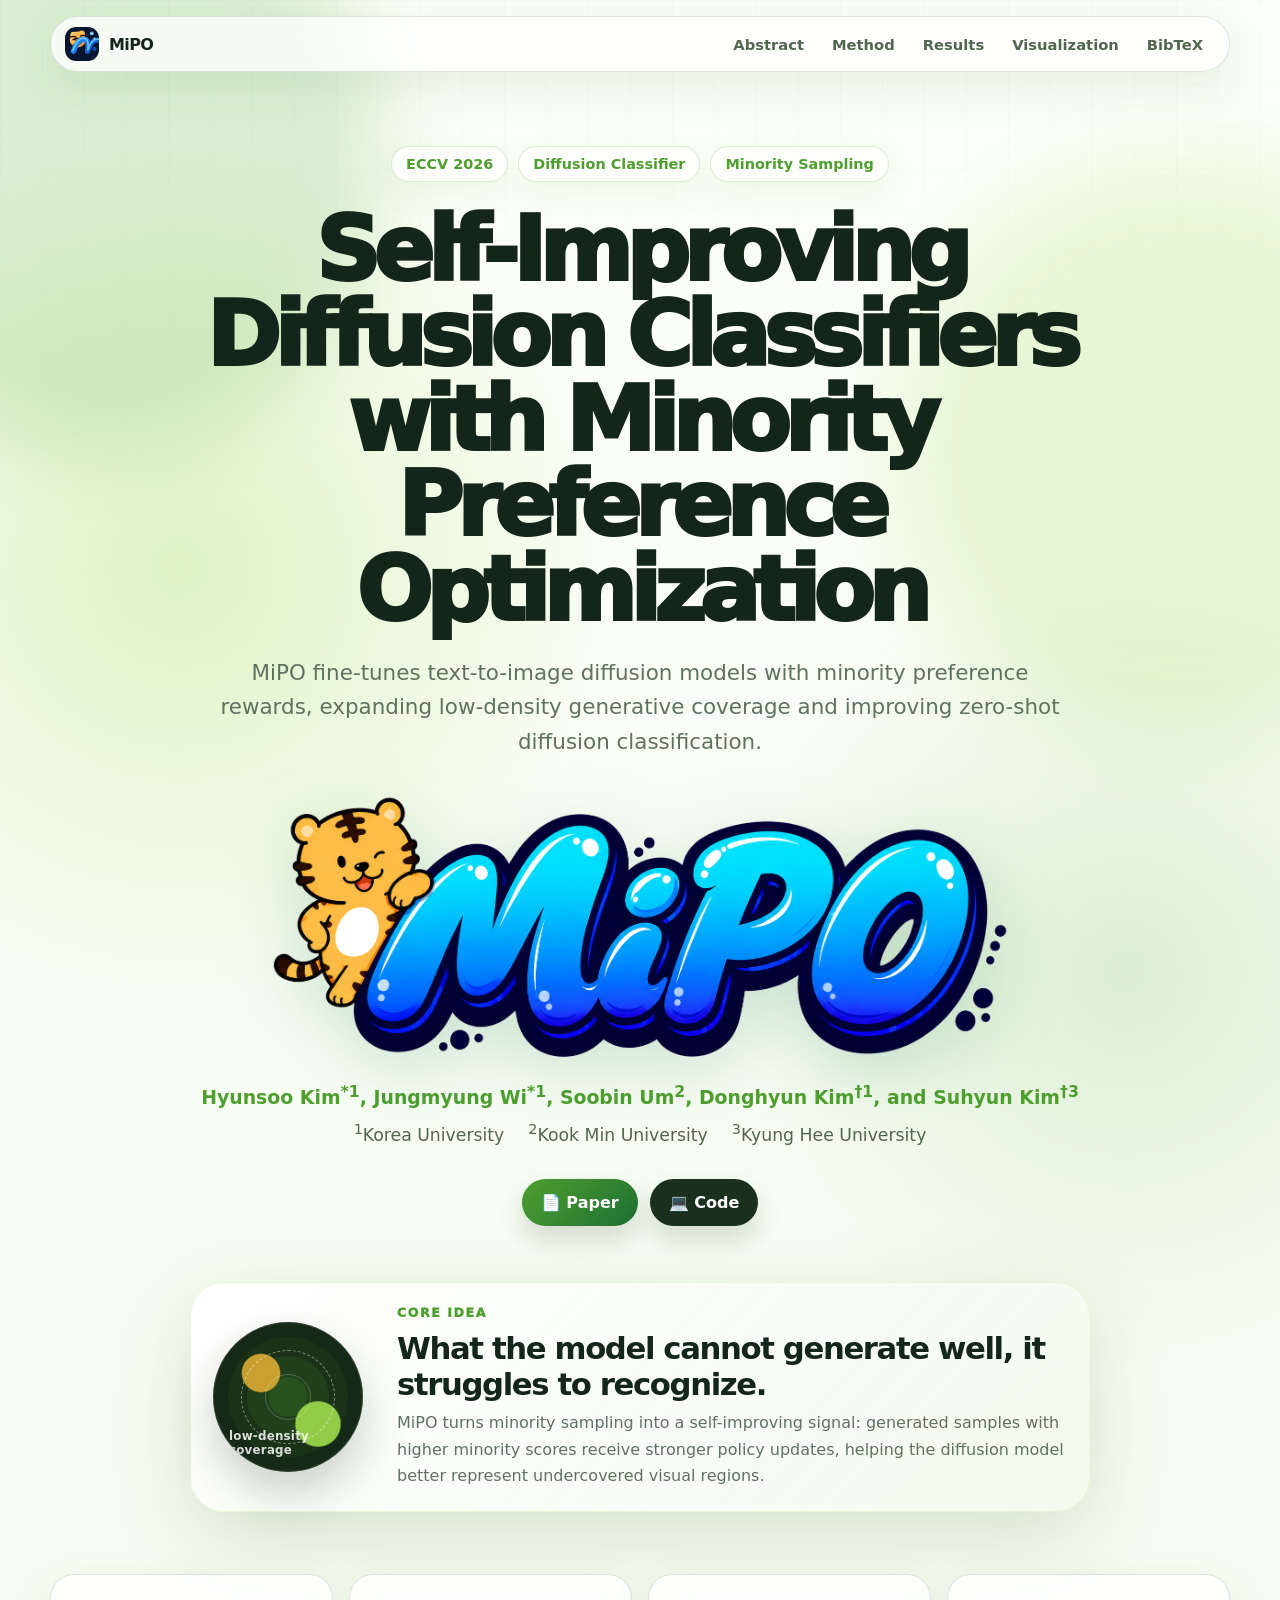
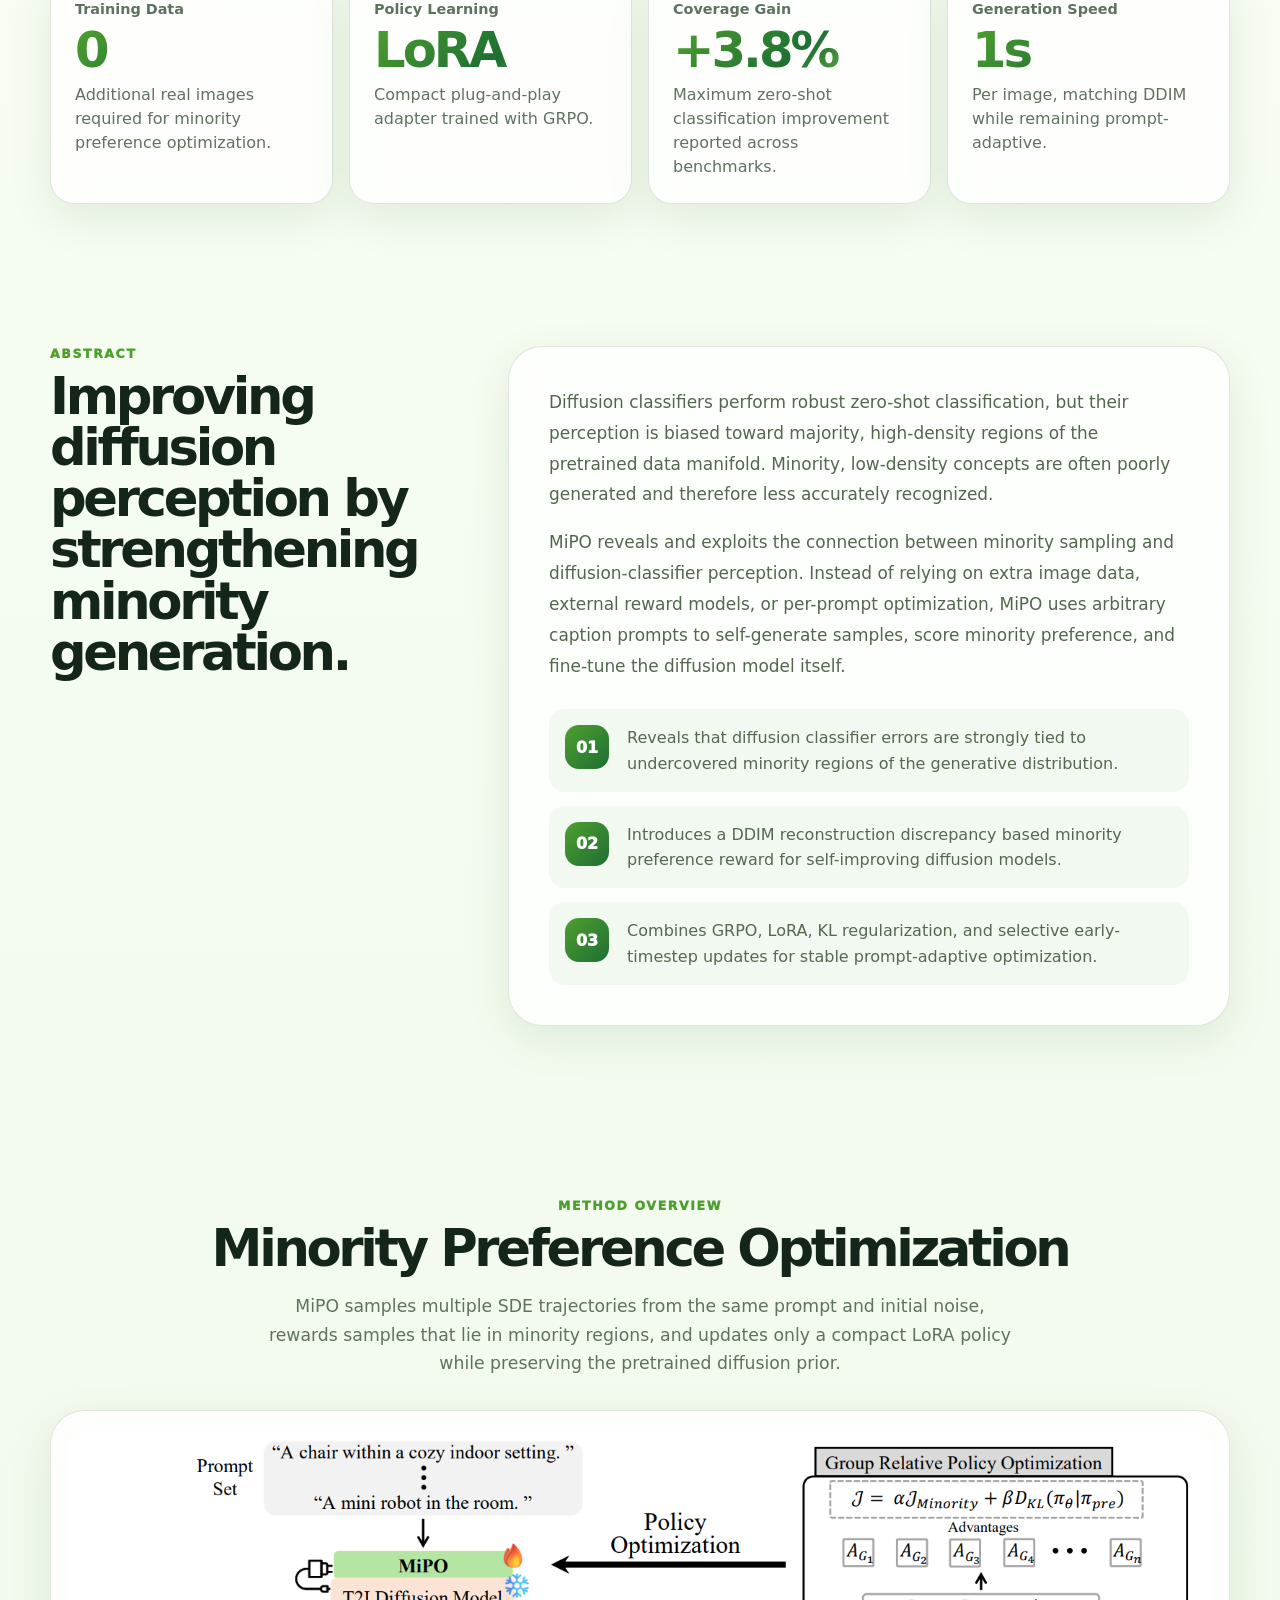
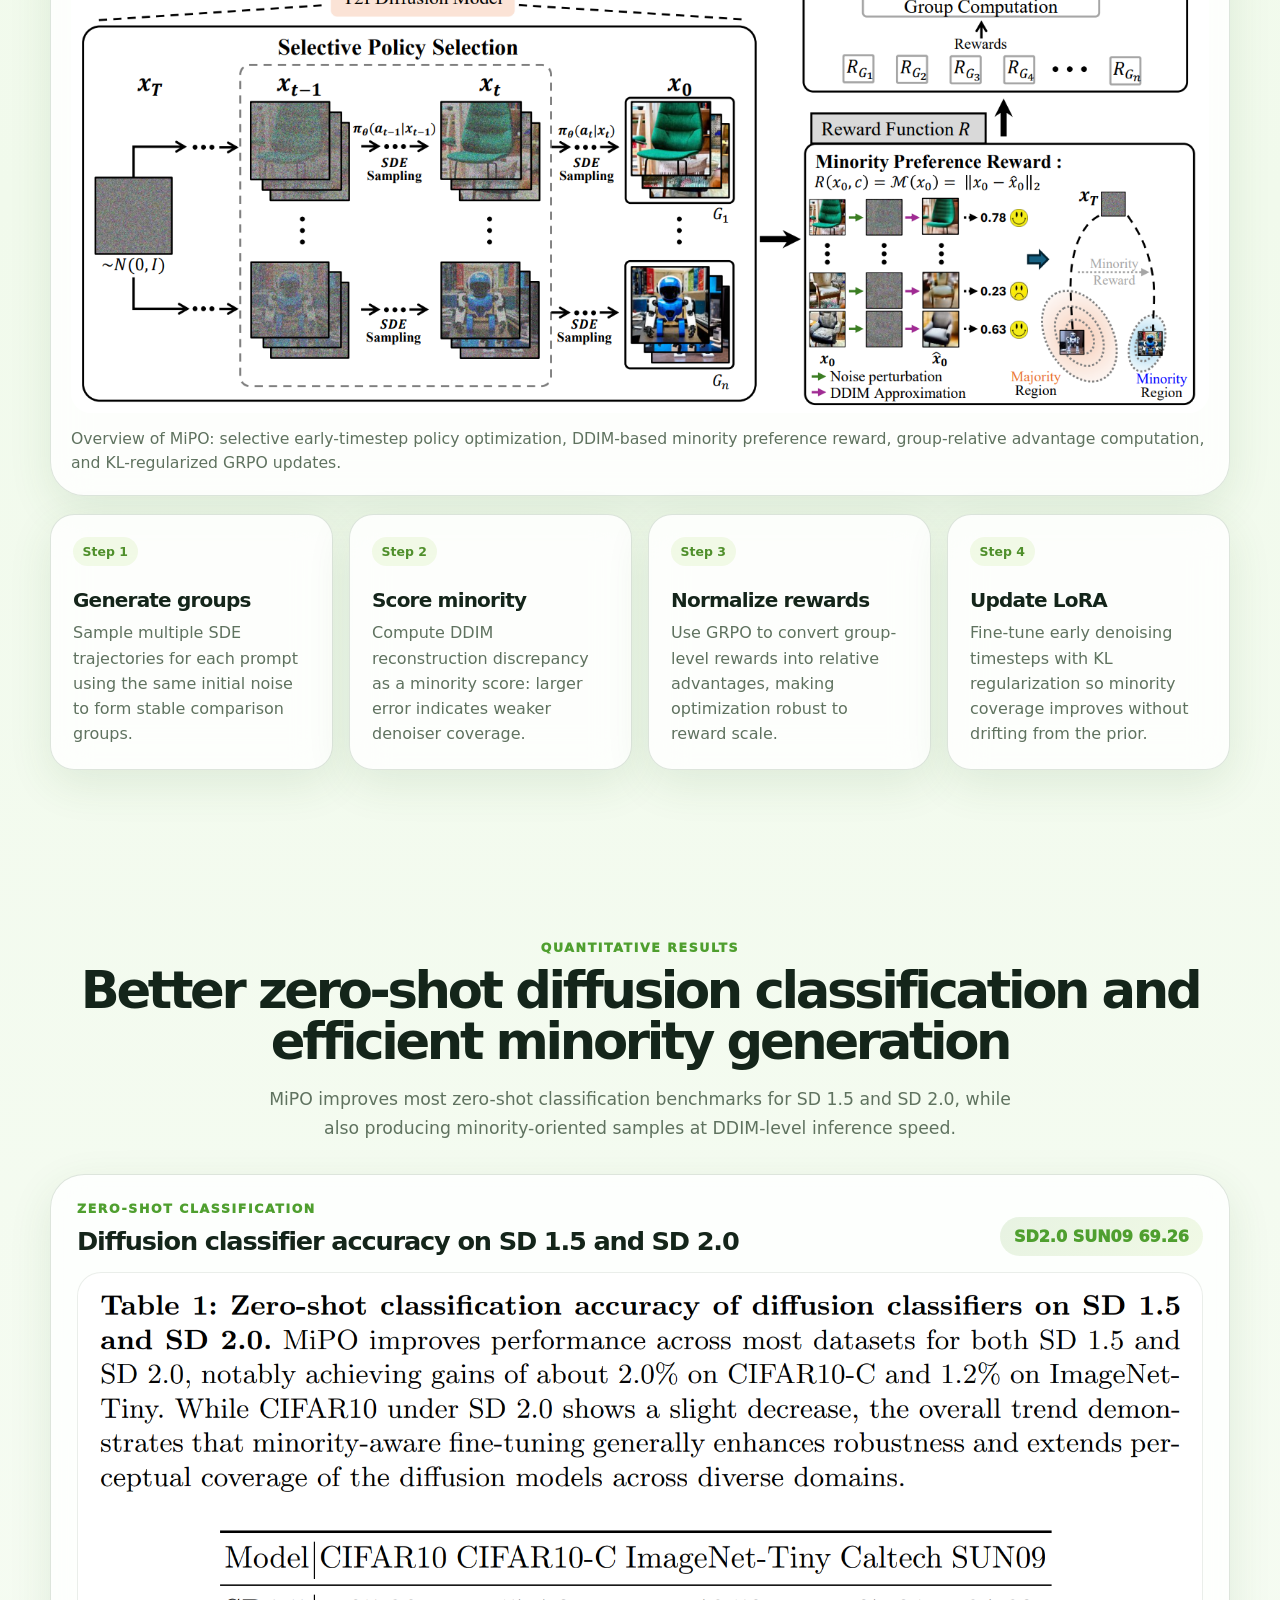
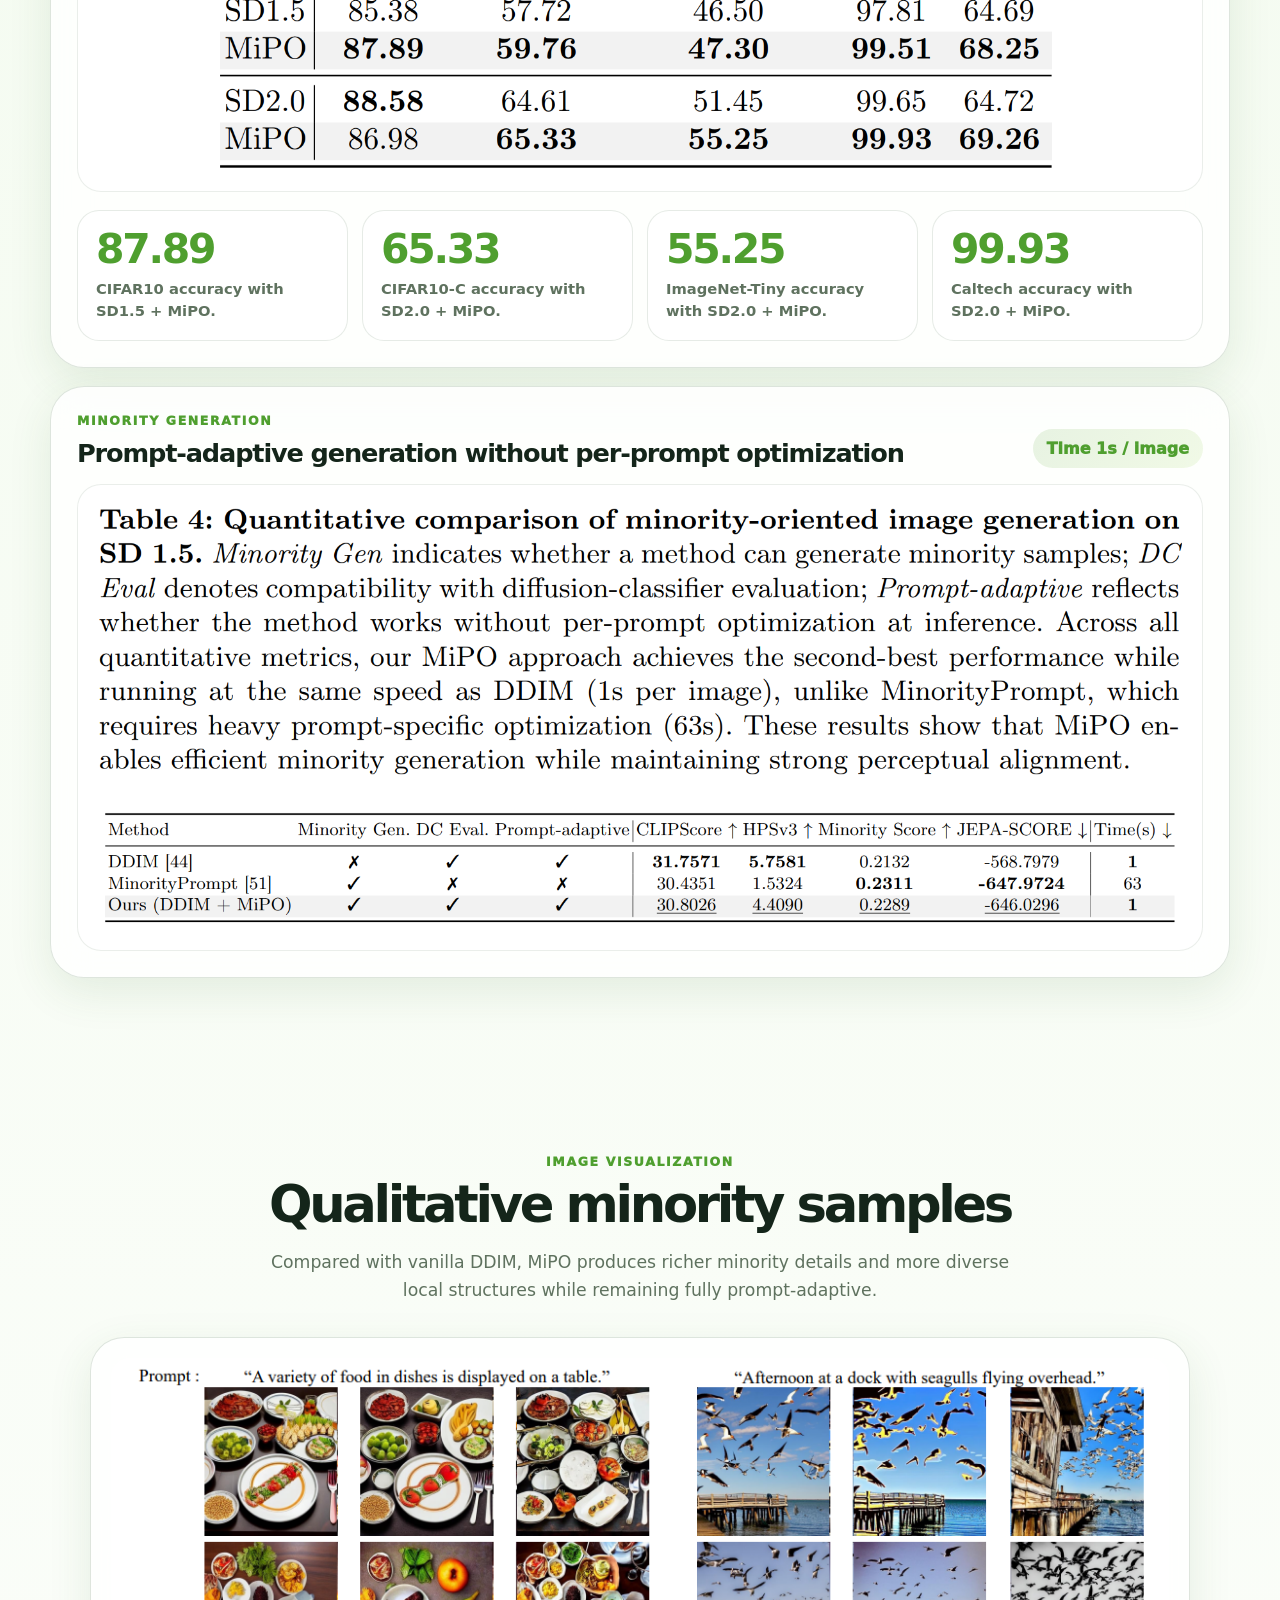
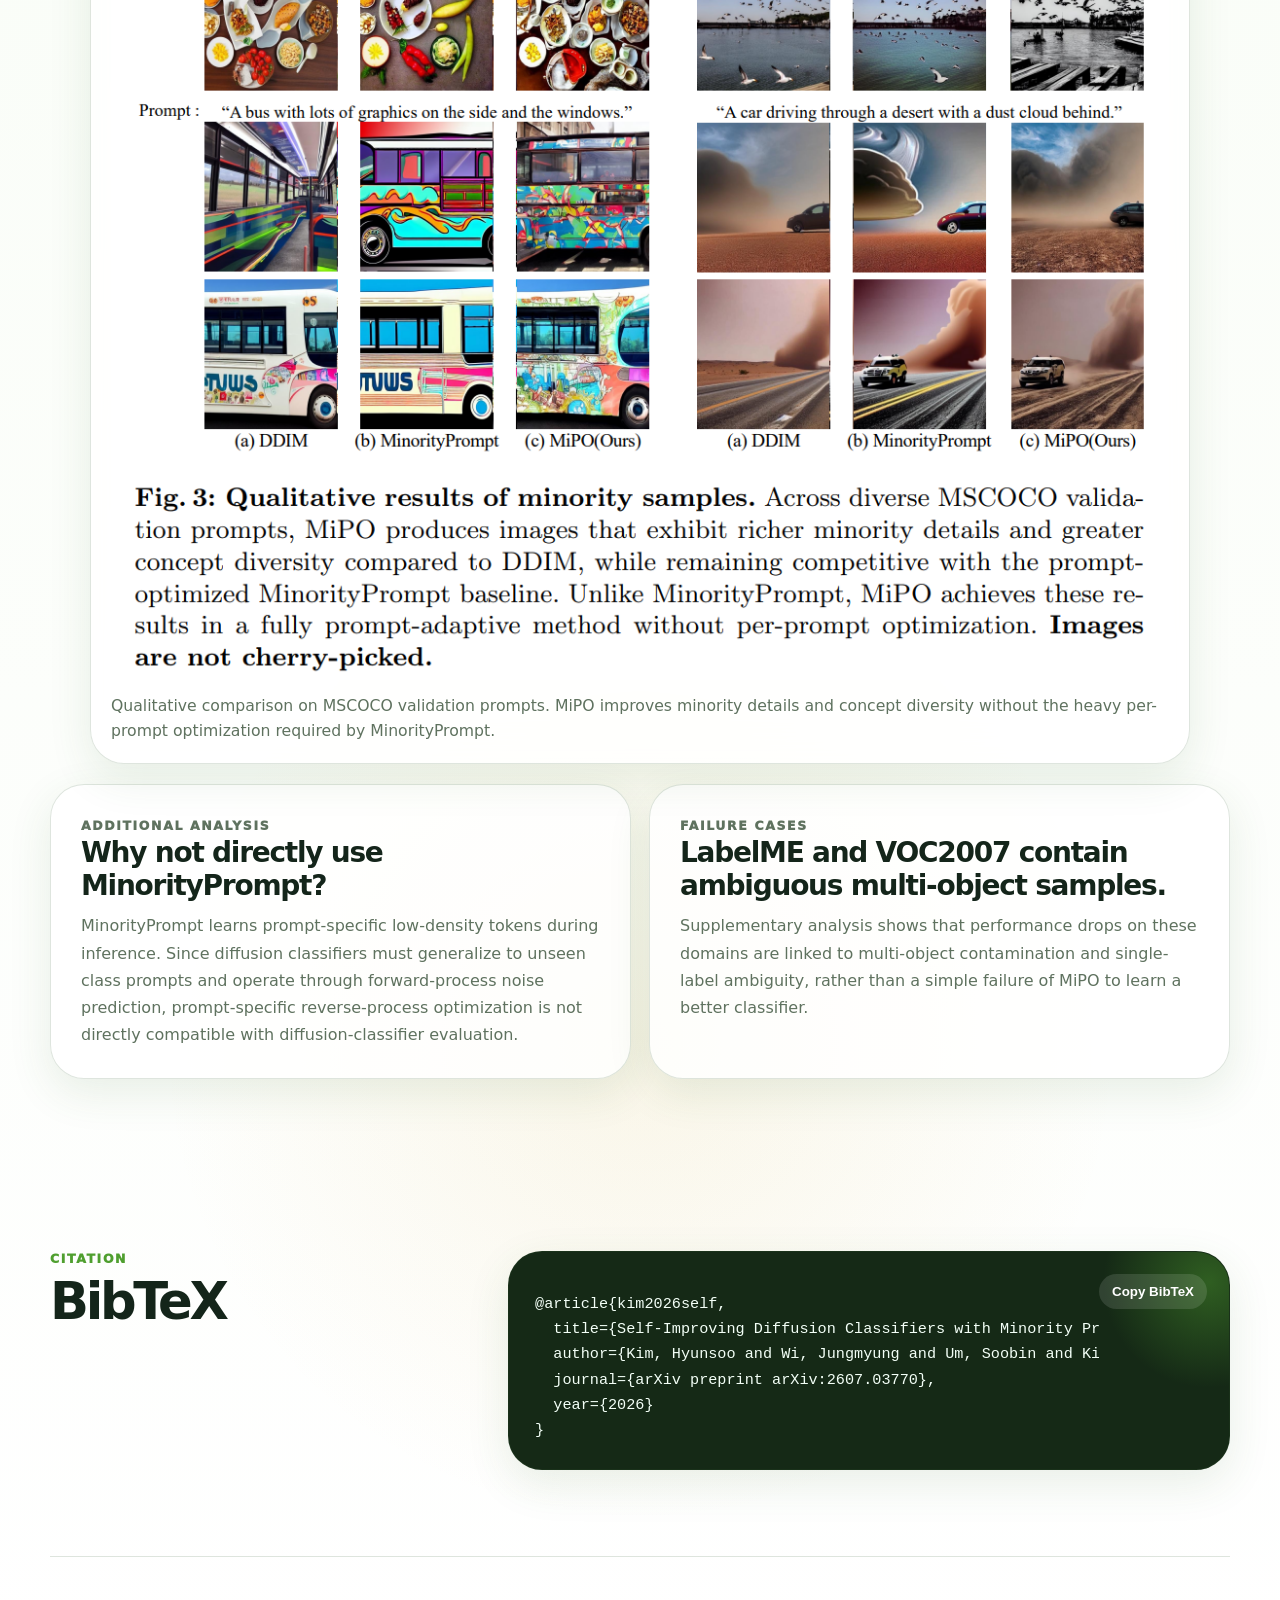
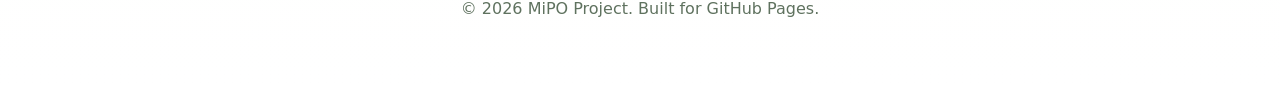
<file: MiPO/index.html>
<!doctype html>
<html lang="en">
<head>
  <!-- Google tag (gtag.js) -->
  <script async src="https://www.googletagmanager.com/gtag/js?id=G-ME75254Q4W"></script>
  <script>
    window.dataLayer = window.dataLayer || [];
    function gtag(){dataLayer.push(arguments);}
    gtag('js', new Date());
    gtag('config', 'G-ME75254Q4W');
  </script>
  <meta charset="utf-8" />
  <meta name="viewport" content="width=device-width, initial-scale=1" />
  <title>MiPO | Minority Preference Optimization</title>
  <meta name="description" content="Self-Improving Diffusion Classifiers with Minority Preference Optimization." />
  <meta property="og:title" content="MiPO: Self-Improving Diffusion Classifiers" />
  <meta property="og:description" content="A LoRA + GRPO framework that improves diffusion classifiers by strengthening minority-region generative coverage." />
  <meta property="og:image" content="https://TheDarkKnight-21th.github.io/MiPO/assets/images/overview.png" />
  <meta property="og:url" content="https://TheDarkKnight-21th.github.io/MiPO/" />
  <meta property="og:type" content="website" />
  <meta name="robots" content="index, follow" />
  <link rel="canonical" href="https://TheDarkKnight-21th.github.io/MiPO/" />
  <link rel="icon" href="assets/images/mipo-mark.svg" type="image/svg+xml" />
  <link rel="stylesheet" href="assets/css/style.css" />
</head>
<body>
  <div class="page-glow page-glow-a"></div>
  <div class="page-glow page-glow-b"></div>

  <header class="topbar" aria-label="Primary navigation">
    <a class="brand" href="#top" aria-label="MiPO home">
      <img class="brand-mark" src="assets/images/mipo-mark.svg" alt="MiPO logo mark" />
      <span>MiPO</span>
    </a>
    <nav>
      <a href="#abstract">Abstract</a>
      <a href="#method">Method</a>
      <a href="#results">Results</a>
      <a href="#visualization">Visualization</a>
      <a href="#bibtex">BibTeX</a>
    </nav>
  </header>

  <main id="top">
    <section class="hero section-pad">
      <div class="hero-kicker">
        <span>ECCV 2026</span>
        <span>Diffusion Classifier</span>
        <span>Minority Sampling</span>
      </div>

      <h1>Self-Improving Diffusion Classifiers with Minority Preference Optimization</h1>

      <p class="subtitle">
        MiPO fine-tunes text-to-image diffusion models with minority preference rewards,
        expanding low-density generative coverage and improving zero-shot diffusion classification.
      </p>

      <img class="hero-logo mipo-logo" src="assets/images/MiPO_logo_tight.png" alt="MiPO" width="760" />

      <div class="authors" aria-label="Authors">
        <a href="https://gustn9609.github.io/">Hyunsoo Kim</a><sup>*1</sup>,
        <a href="https://thedarkknight-21th.github.io/">Jungmyung Wi</a><sup>*1</sup>,
        <a href="https://soobin-um.github.io/">Soobin Um</a><sup>2</sup>,
        <a href="https://utl.korea.ac.kr/team/">Donghyun Kim</a><sup>†1</sup>, and
        <a href="https://kdst.re.kr">Suhyun Kim</a><sup>†3</sup>
      </div>
      <div class="affiliations">
        <span><sup>1</sup>Korea University</span>
        <span><sup>2</sup>Kook Min University</span>
        <span><sup>3</sup>Kyung Hee University</span>
      </div>

      <div class="action-row" aria-label="Project links">
        <a class="pill primary" href="https://arxiv.org/abs/2607.03770" target="_blank" rel="noopener noreferrer">📄 Paper</a>
        <a class="pill" href="https://github.com/gustn9609/MiPO/" target="_blank" rel="noopener noreferrer">💻 Code</a>
        <!-- <a class="pill" href="#bibtex">📄 Citation</a> --> 
      </div>

      <div class="hero-card" aria-label="Method summary">
        <div class="density-orbit" aria-hidden="true">
          <span class="density-label">low-density<br />coverage</span>
        </div>
        <div>
          <p class="eyebrow">Core idea</p>
          <h2>What the model cannot generate well, it struggles to recognize.</h2>
          <p>
            MiPO turns minority sampling into a self-improving signal: generated samples with higher minority scores receive stronger policy updates, helping the diffusion model better represent undercovered visual regions.
          </p>
        </div>
      </div>
    </section>

    <section class="section-pad compact" aria-label="Highlights">
      <div class="stat-grid">
        <article class="stat-card">
          <span class="stat-label">Training Data</span>
          <strong>0</strong>
          <p>Additional real images required for minority preference optimization.</p>
        </article>
        <article class="stat-card">
          <span class="stat-label">Policy Learning</span>
          <strong>LoRA</strong>
          <p>Compact plug-and-play adapter trained with GRPO.</p>
        </article>
        <article class="stat-card">
          <span class="stat-label">Coverage Gain</span>
          <strong>+3.8%</strong>
          <p>Maximum zero-shot classification improvement reported across benchmarks.</p>
        </article>
        <article class="stat-card">
          <span class="stat-label">Generation Speed</span>
          <strong>1s</strong>
          <p>Per image, matching DDIM while remaining prompt-adaptive.</p>
        </article>
      </div>
    </section>

    <section id="abstract" class="section-pad two-col">
      <div class="section-heading sticky-heading">
        <p class="eyebrow">Abstract</p>
        <h2>Improving diffusion perception by strengthening minority generation.</h2>
      </div>
      <div class="copy-card">
        <p>
          Diffusion classifiers perform robust zero-shot classification, but their perception is biased toward majority, high-density regions of the pretrained data manifold. Minority, low-density concepts are often poorly generated and therefore less accurately recognized.
        </p>
        <p>
          MiPO reveals and exploits the connection between minority sampling and diffusion-classifier perception. Instead of relying on extra image data, external reward models, or per-prompt optimization, MiPO uses arbitrary caption prompts to self-generate samples, score minority preference, and fine-tune the diffusion model itself.
        </p>
        <div class="contribution-list">
          <div><span>01</span><p>Reveals that diffusion classifier errors are strongly tied to undercovered minority regions of the generative distribution.</p></div>
          <div><span>02</span><p>Introduces a DDIM reconstruction discrepancy based minority preference reward for self-improving diffusion models.</p></div>
          <div><span>03</span><p>Combines GRPO, LoRA, KL regularization, and selective early-timestep updates for stable prompt-adaptive optimization.</p></div>
        </div>
      </div>
    </section>

    <section id="method" class="section-pad">
      <div class="section-heading center">
        <p class="eyebrow">Method Overview</p>
        <h2>Minority Preference Optimization</h2>
        <p>
          MiPO samples multiple SDE trajectories from the same prompt and initial noise, rewards samples that lie in minority regions, and updates only a compact LoRA policy while preserving the pretrained diffusion prior.
        </p>
      </div>

      <figure class="figure-card hero-figure">
        <img class="zoomable" src="assets/images/overview.png" alt="Overview of Minority Preference Optimization" />
        <figcaption>
          Overview of MiPO: selective early-timestep policy optimization, DDIM-based minority preference reward, group-relative advantage computation, and KL-regularized GRPO updates.
        </figcaption>
      </figure>

      <div class="method-steps">
        <article>
          <span>Step 1</span>
          <h3>Generate groups</h3>
          <p>Sample multiple SDE trajectories for each prompt using the same initial noise to form stable comparison groups.</p>
        </article>
        <article>
          <span>Step 2</span>
          <h3>Score minority</h3>
          <p>Compute DDIM reconstruction discrepancy as a minority score: larger error indicates weaker denoiser coverage.</p>
        </article>
        <article>
          <span>Step 3</span>
          <h3>Normalize rewards</h3>
          <p>Use GRPO to convert group-level rewards into relative advantages, making optimization robust to reward scale.</p>
        </article>
        <article>
          <span>Step 4</span>
          <h3>Update LoRA</h3>
          <p>Fine-tune early denoising timesteps with KL regularization so minority coverage improves without drifting from the prior.</p>
        </article>
      </div>
    </section>

    <section id="results" class="section-pad results-section">
      <div class="section-heading center">
        <p class="eyebrow">Quantitative Results</p>
        <h2>Better zero-shot diffusion classification and efficient minority generation</h2>
        <p>
          MiPO improves most zero-shot classification benchmarks for SD 1.5 and SD 2.0, while also producing minority-oriented samples at DDIM-level inference speed.
        </p>
      </div>

      <article class="result-panel table-panel">
        <div class="panel-head split">
          <div>
            <p class="eyebrow">Zero-shot Classification</p>
            <h3>Diffusion classifier accuracy on SD 1.5 and SD 2.0</h3>
          </div>
          <div class="score-badge">SD2.0 SUN09 69.26</div>
        </div>
        <figure class="image-shell wide-table">
          <img class="zoomable" src="assets/images/zeroshot_eval2.png" alt="Zero-shot classification accuracy table for MiPO" width="1705" height="759" />
        </figure>
        <div class="result-kpi-grid">
          <div class="kpi-card"><strong>87.89</strong><span>CIFAR10 accuracy with SD1.5 + MiPO.</span></div>
          <div class="kpi-card"><strong>65.33</strong><span>CIFAR10-C accuracy with SD2.0 + MiPO.</span></div>
          <div class="kpi-card"><strong>55.25</strong><span>ImageNet-Tiny accuracy with SD2.0 + MiPO.</span></div>
          <div class="kpi-card"><strong>99.93</strong><span>Caltech accuracy with SD2.0 + MiPO.</span></div>
        </div>
      </article>

      <article class="result-panel wide-panel">
        <div class="panel-head split">
          <div>
            <p class="eyebrow">Minority Generation</p>
            <h3>Prompt-adaptive generation without per-prompt optimization</h3>
          </div>
          <div class="score-badge">Time 1s / image</div>
        </div>
        <figure class="image-shell wide-table">
          <img class="zoomable" src="assets/images/vis_eval2.png" alt="Quantitative comparison of minority-oriented image generation" width="1705" height="675" />
        </figure>
      </article>
    </section>

    <section id="visualization" class="section-pad visualization-section">
      <div class="section-heading center">
        <p class="eyebrow">Image Visualization</p>
        <h2>Qualitative minority samples</h2>
        <p>
          Compared with vanilla DDIM, MiPO produces richer minority details and more diverse local structures while remaining fully prompt-adaptive.
        </p>
      </div>

      <figure class="figure-card visual-wide">
        <img class="zoomable" src="assets/images/vis.png" alt="Qualitative comparison of DDIM, MinorityPrompt, and MiPO" />
        <figcaption>
          Qualitative comparison on MSCOCO validation prompts. MiPO improves minority details and concept diversity without the heavy per-prompt optimization required by MinorityPrompt.
        </figcaption>
      </figure>

      <div class="analysis-grid">
        <article class="analysis-card">
          <p class="eyebrow">Additional Analysis</p>
          <h3>Why not directly use MinorityPrompt?</h3>
          <p>
            MinorityPrompt learns prompt-specific low-density tokens during inference. Since diffusion classifiers must generalize to unseen class prompts and operate through forward-process noise prediction, prompt-specific reverse-process optimization is not directly compatible with diffusion-classifier evaluation.
          </p>
        </article>
        <article class="analysis-card">
          <p class="eyebrow">Failure Cases</p>
          <h3>LabelME and VOC2007 contain ambiguous multi-object samples.</h3>
          <p>
            Supplementary analysis shows that performance drops on these domains are linked to multi-object contamination and single-label ambiguity, rather than a simple failure of MiPO to learn a better classifier.
          </p>
        </article>
      </div>
    </section>

    <section id="bibtex" class="section-pad two-col bib-section">
      <div class="section-heading sticky-heading">
        <p class="eyebrow">Citation</p>
        <h2>BibTeX</h2>
      </div>
      <div class="bib-card">
        <button id="copyBib" class="copy-button" type="button">Copy BibTeX</button>
<pre><code id="bibtexText">@article{kim2026self,
  title={Self-Improving Diffusion Classifiers with Minority Preference Optimization},
  author={Kim, Hyunsoo and Wi, Jungmyung and Um, Soobin and Kim, Donghyun and Kim, Suhyun},
  journal={arXiv preprint arXiv:2607.03770},
  year={2026}
}</code></pre>
      </div>
    </section>
  </main>

  <footer class="footer">
    <p>© 2026 MiPO Project. Built for GitHub Pages.</p>
  </footer>

  <div class="modal" id="imageModal" aria-hidden="true" role="dialog" aria-label="Expanded figure">
    <button class="modal-close" type="button" aria-label="Close expanded figure">×</button>
    <img alt="Expanded figure" />
  </div>

  <script src="assets/js/main.js"></script>
</body>
</html>
</file>
<file: MiPO/assets/css/style.css>
:root {
  color-scheme: light;
  --bg: #f1faec;
  --bg-2: #e2f3d8;
  --ink: #14251a;
  --muted: #5f725f;
  --line: rgba(54, 93, 52, 0.16);
  --card: rgba(255, 255, 255, 0.82);
  --card-solid: #ffffff;
  --blue: #4f9f2f;
  --violet: #1d6f33;
  --cyan: #98d44a;
  --peach: #d8a932;
  --shadow: 0 24px 80px rgba(55, 108, 45, 0.18);
  --shadow-soft: 0 14px 44px rgba(55, 108, 45, 0.11);
  --radius-xl: 34px;
  --radius-lg: 24px;
  --radius-md: 16px;
  --max: 1180px;
}

* {
  box-sizing: border-box;
}

html {
  scroll-behavior: smooth;
}

body {
  margin: 0;
  min-height: 100vh;
  font-family: Inter, ui-sans-serif, system-ui, -apple-system, BlinkMacSystemFont, "Segoe UI", sans-serif;
  color: var(--ink);
  background:
    radial-gradient(circle at 14% 7%, rgba(152, 212, 74, 0.28), transparent 27rem),
    radial-gradient(circle at 88% 12%, rgba(79, 159, 47, 0.16), transparent 25rem),
    radial-gradient(circle at 50% 92%, rgba(216, 169, 50, 0.10), transparent 30rem),
    linear-gradient(180deg, #fbfff7 0%, var(--bg) 42%, #ffffff 100%);
  overflow-x: hidden;
}

body::before {
  content: "";
  position: fixed;
  inset: 0;
  pointer-events: none;
  background-image:
    linear-gradient(rgba(31, 71, 34, 0.04) 1px, transparent 1px),
    linear-gradient(90deg, rgba(31, 71, 34, 0.04) 1px, transparent 1px);
  background-size: 42px 42px;
  mask-image: linear-gradient(180deg, rgba(0,0,0,.55), transparent 58%);
  z-index: -3;
}

body.no-scroll {
  overflow: hidden;
}

img {
  max-width: 100%;
  display: block;
}

a {
  color: inherit;
  text-decoration: none;
}

.page-glow {
  position: fixed;
  width: 36rem;
  height: 36rem;
  border-radius: 999px;
  filter: blur(40px);
  opacity: 0.18;
  z-index: -2;
  pointer-events: none;
}

.page-glow-a {
  top: -8rem;
  left: -12rem;
  background: var(--blue);
}

.page-glow-b {
  right: -12rem;
  bottom: 10rem;
  background: var(--cyan);
}

.topbar {
  position: sticky;
  top: 16px;
  z-index: 20;
  width: min(calc(100% - 32px), var(--max));
  margin: 16px auto 0;
  padding: 10px 14px;
  display: flex;
  justify-content: space-between;
  align-items: center;
  gap: 18px;
  border: 1px solid var(--line);
  border-radius: 999px;
  background: rgba(255, 255, 255, 0.74);
  backdrop-filter: blur(18px);
  box-shadow: var(--shadow-soft);
}

.brand {
  display: inline-flex;
  align-items: center;
  gap: 10px;
  font-weight: 900;
  letter-spacing: -0.04em;
}

.brand img {
  width: 34px;
  height: 34px;
}

.topbar nav {
  display: flex;
  align-items: center;
  gap: 4px;
  flex-wrap: wrap;
  justify-content: flex-end;
}

.topbar nav a {
  padding: 8px 12px;
  border-radius: 999px;
  color: #52664f;
  font-size: 0.92rem;
  font-weight: 720;
  transition: background 180ms ease, color 180ms ease, transform 180ms ease;
}

.topbar nav a:hover {
  background: rgba(79, 159, 47, 0.10);
  color: var(--blue);
  transform: translateY(-1px);
}

.section-pad {
  width: min(calc(100% - 36px), var(--max));
  margin-inline: auto;
  padding: 86px 0;
}

.section-pad.compact {
  padding: 20px 0 56px;
}

.hero {
  min-height: calc(100vh - 96px);
  display: grid;
  place-items: center;
  text-align: center;
  padding-top: 74px;
  padding-bottom: 42px;
}

.hero > * {
  width: min(100%, 1030px);
}

.hero-logo {
  width: min(760px, 92vw);
  margin: 0 auto 18px;
  filter: drop-shadow(0 18px 34px rgba(17, 113, 55, 0.18));
}

.hero-kicker {
  display: flex;
  gap: 10px;
  justify-content: center;
  flex-wrap: wrap;
  margin-bottom: 26px;
}

.hero-kicker span {
  display: inline-flex;
  padding: 9px 14px;
  border: 1px solid rgba(79, 159, 47, 0.20);
  border-radius: 999px;
  background: rgba(255, 255, 255, 0.72);
  color: var(--blue);
  font-weight: 820;
  font-size: 0.9rem;
  box-shadow: 0 10px 30px rgba(79, 159, 47, 0.08);
}

h1, h2, h3, p {
  margin-top: 0;
}

h1 {
  margin-bottom: 22px;
  font-size: clamp(2.65rem, 7vw, 5.9rem);
  line-height: 0.95;
  letter-spacing: -0.075em;
  font-weight: 920;
}

.subtitle {
  width: min(860px, 100%);
  margin: 0 auto 28px;
  color: var(--muted);
  font-size: clamp(1.05rem, 2vw, 1.34rem);
  line-height: 1.62;
}

.authors {
  color: #4f9f2f;
  font-weight: 820;
  font-size: clamp(1rem, 1.7vw, 1.18rem);
  line-height: 1.65;
}

.authors a {
  transition: color 180ms ease;
}

.authors a:hover {
  color: var(--violet);
}

.affiliations {
  margin-top: 8px;
  color: #53664f;
  font-size: clamp(0.96rem, 1.7vw, 1.08rem);
  display: flex;
  justify-content: center;
  gap: 14px 24px;
  flex-wrap: wrap;
}

.action-row {
  margin-top: 34px;
  display: flex;
  gap: 12px;
  justify-content: center;
  flex-wrap: wrap;
}

.pill {
  display: inline-flex;
  align-items: center;
  gap: 8px;
  padding: 14px 19px;
  border-radius: 999px;
  background: #1b2f1d;
  color: #fff;
  font-weight: 830;
  box-shadow: 0 13px 28px rgba(38, 68, 35, 0.18);
  transition: transform 180ms ease, box-shadow 180ms ease, background 180ms ease;
}

.pill.primary {
  background: linear-gradient(135deg, var(--blue), var(--violet));
}

.pill:hover {
  transform: translateY(-3px);
  box-shadow: 0 18px 36px rgba(38, 68, 35, 0.22);
}

.hero-card {
  margin: 56px auto 0;
  width: min(900px, 100%);
  padding: 22px;
  display: grid;
  grid-template-columns: 160px 1fr;
  gap: 24px;
  text-align: left;
  align-items: center;
  border: 1px solid rgba(152, 212, 74, 0.16);
  border-radius: var(--radius-xl);
  background: linear-gradient(135deg, rgba(255,255,255,0.94), rgba(241,250,236,0.84));
  box-shadow: var(--shadow);
}

.hero-card h2 {
  margin-bottom: 8px;
  font-size: clamp(1.38rem, 2.4vw, 2rem);
  letter-spacing: -0.045em;
}

.hero-card p:last-child {
  margin-bottom: 0;
  color: var(--muted);
  line-height: 1.65;
}

.mini-matrix {
  width: 150px;
  aspect-ratio: 1;
  display: grid;
  grid-template-columns: repeat(4, 1fr);
  gap: 7px;
  padding: 13px;
  border-radius: 28px;
  background: #142815;
  box-shadow: inset 0 0 0 1px rgba(255,255,255,0.12), 0 20px 42px rgba(30, 58, 31, 0.22);
}

.mini-matrix span {
  border-radius: 10px;
  background: linear-gradient(135deg, rgba(79,159,47,.94), rgba(152,212,74,.86));
}

.mini-matrix span:nth-child(1), .mini-matrix span:nth-child(6), .mini-matrix span:nth-child(11), .mini-matrix span:nth-child(16) {
  background: #fff;
}

.mini-matrix span:nth-child(3), .mini-matrix span:nth-child(9), .mini-matrix span:nth-child(14) {
  background: linear-gradient(135deg, #d8a932, #98d44a);
}

.eyebrow {
  margin-bottom: 10px;
  color: var(--blue);
  text-transform: uppercase;
  letter-spacing: 0.13em;
  font-size: 0.78rem;
  font-weight: 920;
}

.stat-grid {
  display: grid;
  grid-template-columns: repeat(4, 1fr);
  gap: 16px;
}

.stat-card,
.copy-card,
.result-panel,
.figure-card,
.bib-card,
.method-steps article {
  border: 1px solid var(--line);
  background: var(--card);
  backdrop-filter: blur(18px);
  box-shadow: var(--shadow-soft);
}

.stat-card {
  padding: 24px;
  border-radius: var(--radius-lg);
  transition: transform 180ms ease, box-shadow 180ms ease;
}

.stat-card:hover {
  transform: translateY(-4px);
  box-shadow: var(--shadow);
}

.stat-label {
  color: var(--muted);
  font-size: 0.9rem;
  font-weight: 800;
}

.stat-card strong {
  display: block;
  margin: 8px 0;
  font-size: clamp(2rem, 4vw, 3.1rem);
  line-height: 0.98;
  letter-spacing: -0.06em;
  background: linear-gradient(135deg, var(--blue), var(--violet) 55%, var(--cyan));
  -webkit-background-clip: text;
  background-clip: text;
  color: transparent;
}

.stat-card p {
  margin: 0;
  color: var(--muted);
  line-height: 1.5;
}

.two-col {
  display: grid;
  grid-template-columns: 0.72fr 1.28fr;
  gap: 52px;
  align-items: start;
}

.section-heading h2 {
  margin-bottom: 18px;
  font-size: clamp(2rem, 4vw, 3.7rem);
  line-height: 1;
  letter-spacing: -0.065em;
}

.section-heading > p:not(.eyebrow) {
  color: var(--muted);
  line-height: 1.65;
  font-size: 1.08rem;
  width: min(760px, 100%);
}

.section-heading.center {
  text-align: center;
  margin-inline: auto;
  margin-bottom: 32px;
}

.section-heading.center > p:not(.eyebrow) {
  margin-inline: auto;
}

.sticky-heading {
  position: sticky;
  top: 110px;
}

.copy-card {
  padding: clamp(24px, 4vw, 40px);
  border-radius: var(--radius-xl);
}

.copy-card > p {
  color: #52674e;
  font-size: 1.06rem;
  line-height: 1.82;
}

.contribution-list {
  display: grid;
  gap: 14px;
  margin-top: 28px;
}

.contribution-list div {
  display: grid;
  grid-template-columns: 48px 1fr;
  gap: 14px;
  align-items: start;
  padding: 16px;
  border-radius: var(--radius-md);
  background: rgba(79, 159, 47, 0.06);
}

.contribution-list span {
  width: 44px;
  height: 44px;
  display: grid;
  place-items: center;
  border-radius: 14px;
  background: linear-gradient(135deg, var(--blue), var(--violet));
  color: #fff;
  font-weight: 920;
}

.contribution-list p {
  margin: 0;
  color: #55694f;
  line-height: 1.58;
}

.figure-card {
  padding: clamp(12px, 2vw, 20px);
  border-radius: var(--radius-xl);
  overflow: hidden;
}

.figure-card img {
  border-radius: calc(var(--radius-xl) - 14px);
}

.image-shell img {
  max-width: 100%;
  height: auto;
  border-radius: 0;
}

.zoomable {
  cursor: zoom-in;
}

figcaption {
  margin-top: 14px;
  color: var(--muted);
  line-height: 1.55;
  font-size: 0.98rem;
}

.hero-figure {
  margin: 0;
}

.method-steps {
  display: grid;
  grid-template-columns: repeat(4, 1fr);
  gap: 16px;
  margin-top: 18px;
}

.method-steps article {
  padding: 22px;
  border-radius: var(--radius-lg);
}

.method-steps span {
  display: inline-flex;
  margin-bottom: 22px;
  padding: 7px 10px;
  border-radius: 999px;
  background: rgba(152, 212, 74, 0.12);
  color: #4f8f2b;
  font-weight: 900;
  font-size: 0.78rem;
}

.method-steps h3 {
  margin-bottom: 8px;
  font-size: 1.25rem;
  letter-spacing: -0.04em;
}

.method-steps p {
  margin: 0;
  color: var(--muted);
  line-height: 1.58;
}

.results-section {
  padding-top: 84px;
}

.results-grid {
  display: grid;
  grid-template-columns: minmax(0, 1.55fr) minmax(280px, 0.75fr);
  gap: 18px;
  align-items: stretch;
}

.result-panel {
  border-radius: var(--radius-xl);
  padding: clamp(18px, 2.3vw, 26px);
}

.table-panel {
  grid-column: 1 / -1;
}

.panel-head {
  margin-bottom: 16px;
}

.panel-head h3 {
  margin-bottom: 0;
  font-size: clamp(1.28rem, 2vw, 1.75rem);
  letter-spacing: -0.045em;
}

.panel-head.split {
  display: flex;
  align-items: end;
  justify-content: space-between;
  gap: 16px;
}

.score-badge {
  flex: 0 0 auto;
  padding: 10px 14px;
  border-radius: 999px;
  background: linear-gradient(135deg, rgba(79,159,47,.13), rgba(152,212,74,.13));
  color: var(--blue);
  font-weight: 930;
}

.responsive-table {
  overflow: auto;
  border-radius: 18px;
  border: 1px solid var(--line);
  background: var(--card-solid);
}

table {
  width: 100%;
  border-collapse: collapse;
  min-width: 720px;
  font-size: 0.95rem;
}

th, td {
  padding: 13px 14px;
  text-align: right;
  border-bottom: 1px solid rgba(54, 93, 52, 0.10);
  white-space: nowrap;
}

th:first-child, td:first-child {
  text-align: left;
  font-weight: 800;
}

thead th {
  color: #4c6149;
  background: #f1faec;
  font-size: 0.88rem;
}

tbody tr:last-child td {
  border-bottom: 0;
}

tr.ours td {
  background: linear-gradient(90deg, rgba(79,159,47,.10), rgba(152,212,74,.08));
  font-weight: 900;
  color: #142815;
}

.image-shell {
  margin: 0;
  border-radius: var(--radius-lg);
  background: #fff;
  border: 1px solid rgba(54, 93, 52, 0.10);
  display: grid;
  place-items: center;
  overflow: visible;
}

.small-table {
  padding: 16px;
}

.conceptmix-table {
  padding: 16px;
}

.conceptmix-table img {
  width: 100%;
  object-fit: contain;
}

.small-table img {
  max-height: 470px;
  width: auto;
  object-fit: contain;
}

.wide-panel {
  grid-column: 1 / -1;
  margin-top: 18px;
}

.wide-table {
  padding: 16px;
}

.wide-table img {
  display: block;
  width: 100%;
  height: auto;
  object-fit: contain;
}

.visualization-section {
  padding-top: 90px;
}

.visual-grid {
  display: grid;
  grid-template-columns: minmax(0, 1.26fr) minmax(360px, 0.74fr);
  gap: 20px;
  align-items: start;
}

.visual-wide img {
  width: 100%;
}

.visual-tall img {
  max-height: 980px;
  margin-inline: auto;
  width: auto;
  object-fit: contain;
}

.bib-card {
  position: relative;
  border-radius: var(--radius-xl);
  padding: 22px;
  background: #152916;
  color: #f3fff7;
  overflow: hidden;
}

.bib-card::before {
  content: "";
  position: absolute;
  inset: -80px -90px auto auto;
  width: 220px;
  height: 220px;
  background: radial-gradient(circle, rgba(79,159,47,.45), transparent 68%);
}

pre {
  margin: 0;
  overflow: auto;
  padding: 18px 4px 4px;
}

code {
  font-family: "SFMono-Regular", Consolas, "Liberation Mono", monospace;
  line-height: 1.65;
  font-size: 0.95rem;
}

.copy-button {
  position: relative;
  z-index: 1;
  float: right;
  border: 0;
  cursor: pointer;
  padding: 10px 13px;
  border-radius: 999px;
  background: rgba(255,255,255,0.12);
  color: #fff;
  font-weight: 900;
  transition: background 180ms ease, transform 180ms ease;
}

.copy-button:hover {
  background: rgba(255,255,255,0.20);
  transform: translateY(-1px);
}

.footer {
  width: min(calc(100% - 36px), var(--max));
  margin: 0 auto;
  padding: 42px 0 58px;
  color: var(--muted);
  text-align: center;
  border-top: 1px solid var(--line);
}

.modal {
  position: fixed;
  inset: 0;
  z-index: 100;
  display: none;
  place-items: center;
  padding: 28px;
  background: rgba(9, 22, 11, 0.82);
  backdrop-filter: blur(16px);
}

.modal.open {
  display: grid;
}

.modal img {
  max-width: min(96vw, 1500px);
  max-height: 90vh;
  object-fit: contain;
  border-radius: 22px;
  background: #fff;
  box-shadow: 0 28px 90px rgba(0,0,0,.38);
}

.modal-close {
  position: fixed;
  top: 24px;
  right: 26px;
  width: 46px;
  height: 46px;
  border: 1px solid rgba(255,255,255,.22);
  border-radius: 999px;
  background: rgba(255,255,255,.12);
  color: #fff;
  font-size: 2rem;
  line-height: 1;
  cursor: pointer;
}

@media (max-width: 980px) {
  .topbar {
    align-items: flex-start;
    border-radius: 28px;
  }

  .topbar nav {
    gap: 0;
  }

  .topbar nav a {
    font-size: 0.82rem;
    padding: 7px 9px;
  }

  .hero-card,
  .two-col,
  .results-grid,
  .visual-grid {
    grid-template-columns: 1fr;
  }

  .sticky-heading {
    position: static;
  }

  .stat-grid,
  .method-steps {
    grid-template-columns: repeat(2, 1fr);
  }

  .hero-card {
    text-align: center;
  }

  .mini-matrix {
    margin-inline: auto;
  }
}

@media (max-width: 650px) {
  .section-pad {
    width: min(calc(100% - 24px), var(--max));
    padding: 58px 0;
  }

  .hero {
    padding-top: 46px;
  }

  .topbar {
    position: static;
    width: min(calc(100% - 24px), var(--max));
    flex-direction: column;
    border-radius: 24px;
  }

  .topbar nav {
    justify-content: flex-start;
  }

  .stat-grid,
  .method-steps {
    grid-template-columns: 1fr;
  }

  h1 {
    font-size: clamp(2.3rem, 13vw, 4rem);
  }

  .action-row {
    gap: 9px;
  }

  .pill {
    padding: 12px 15px;
  }

  .hero-card {
    padding: 18px;
  }

  .panel-head.split {
    align-items: flex-start;
    flex-direction: column;
  }

  .small-table img {
    max-height: 410px;
  }

  code {
    font-size: 0.82rem;
  }
}


/* MiPO-specific accents */
.brand-mark {
  width: 34px;
  height: 34px;
  border-radius: 11px;
}

.hero-logo.mipo-logo {
  width: min(760px, 94vw);
  margin-top: 2px;
  margin-bottom: 12px;
}

.density-orbit {
  position: relative;
  width: 150px;
  aspect-ratio: 1;
  border-radius: 50%;
  background:
    radial-gradient(circle at 32% 34%, rgba(216, 169, 50, 0.92) 0 13%, transparent 14%),
    radial-gradient(circle at 70% 68%, rgba(152, 212, 74, 0.95) 0 15%, transparent 16%),
    radial-gradient(circle at 50% 50%, rgba(79, 159, 47, 0.18) 0 18%, transparent 19%),
    radial-gradient(circle at 50% 50%, rgba(79, 159, 47, 0.13) 0 38%, transparent 39%),
    radial-gradient(circle at 50% 50%, rgba(79, 159, 47, 0.08) 0 56%, transparent 57%);
  background-color: #152916;
  box-shadow: inset 0 0 0 1px rgba(255,255,255,0.13), 0 22px 44px rgba(27, 54, 28, 0.22);
  overflow: hidden;
}

.density-orbit::before,
.density-orbit::after {
  content: "";
  position: absolute;
  border-radius: 50%;
  border: 1.5px dashed rgba(255,255,255,0.45);
  inset: 28px;
}

.density-orbit::after {
  inset: 52px;
  border-style: solid;
  opacity: 0.5;
}

.density-label {
  position: absolute;
  left: 16px;
  bottom: 15px;
  color: rgba(255,255,255,0.84);
  font-size: 0.74rem;
  font-weight: 900;
  letter-spacing: 0.02em;
}

.result-kpi-grid {
  display: grid;
  grid-template-columns: repeat(4, 1fr);
  gap: 14px;
  margin-top: 18px;
}

.kpi-card {
  padding: 18px;
  border-radius: 22px;
  border: 1px solid rgba(54, 93, 52, 0.12);
  background: rgba(255, 255, 255, 0.72);
}

.kpi-card strong {
  display: block;
  color: var(--blue);
  font-size: clamp(1.6rem, 3.2vw, 2.6rem);
  line-height: 1;
  letter-spacing: -0.055em;
  margin-bottom: 8px;
}

.kpi-card span {
  color: var(--muted);
  line-height: 1.5;
  font-weight: 740;
  font-size: 0.92rem;
}

.analysis-grid {
  display: grid;
  grid-template-columns: repeat(2, 1fr);
  gap: 18px;
  margin-top: 20px;
}

.analysis-card {
  padding: clamp(22px, 3vw, 30px);
  border-radius: var(--radius-xl);
  border: 1px solid var(--line);
  background: var(--card);
  box-shadow: var(--shadow-soft);
}

.analysis-card h3 {
  margin-bottom: 10px;
  font-size: clamp(1.25rem, 2.4vw, 1.75rem);
  letter-spacing: -0.045em;
}

.analysis-card p {
  margin: 0;
  color: var(--muted);
  line-height: 1.7;
}

@media (max-width: 860px) {
  .result-kpi-grid,
  .analysis-grid {
    grid-template-columns: 1fr;
  }
}
</file>
